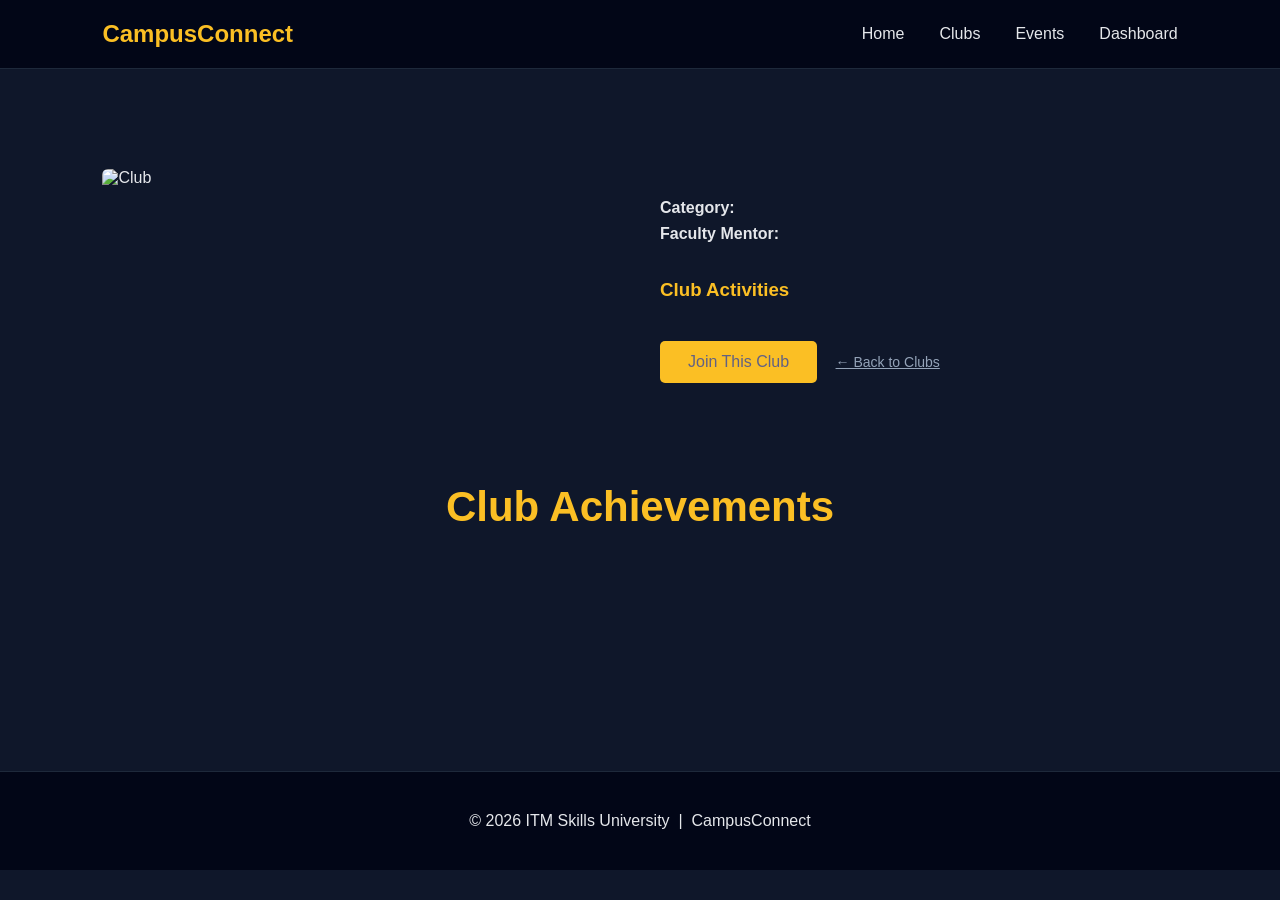
<file: club-details.html>
<!DOCTYPE html>
<html lang="en">
<head>
<meta charset="UTF-8">
<meta name="viewport" content="width=device-width, initial-scale=1.0">
<title>Club Details | CampusConnect</title>
<link rel="stylesheet" href="style.css">
</head>
<body>

<nav>
  <h2>CampusConnect</h2>
  <button id="menuToggle" aria-label="Toggle menu">
    <span></span><span></span><span></span>
  </button>
  <ul>
    <li><a href="index.html">Home</a></li>
    <li><a href="clubs.html">Clubs</a></li>
    <li><a href="events.html">Events</a></li>
    <li><a href="dashboard.html">Dashboard</a></li>
  </ul>
</nav>

<section class="section">
  <div class="details">
    <img id="clubImage" alt="Club">

    <div>
      <span id="clubBadge" class="badge"></span>
      <h2 id="clubName" style="color:#fbbf24;font-size:36px;margin:10px 0 6px;"></h2>
      <p><strong>Category:</strong> <span id="clubCategory"></span></p>
      <p style="margin-top:8px;"><strong>Faculty Mentor:</strong> <span id="clubMentor"></span></p>
      <br>
      <p id="clubDescription" style="line-height:1.8;color:#cbd5e1;"></p>
      <br>
      <h3 style="color:#fbbf24;margin-bottom:12px;">Club Activities</h3>
      <ul id="clubActivities" style="color:#cbd5e1;line-height:2.2;padding-left:4px;list-style:none;"></ul>
      <br>
      <button id="joinBtn" class="btn" style="font-size:16px;padding:12px 28px;">Join This Club</button>
      <a href="clubs.html" style="margin-left:14px;color:#94a3b8;font-size:14px;">← Back to Clubs</a>
    </div>
  </div>
</section>

<section class="section" style="padding-top:0">
  <h2>Club Achievements</h2>
  <div id="clubAchievements" class="event-grid"></div>
</section>

<footer>
  <p>© 2026 ITM Skills University &nbsp;|&nbsp; CampusConnect</p>
</footer>

<script src="script.js"></script>
</body>
</html>
</file>
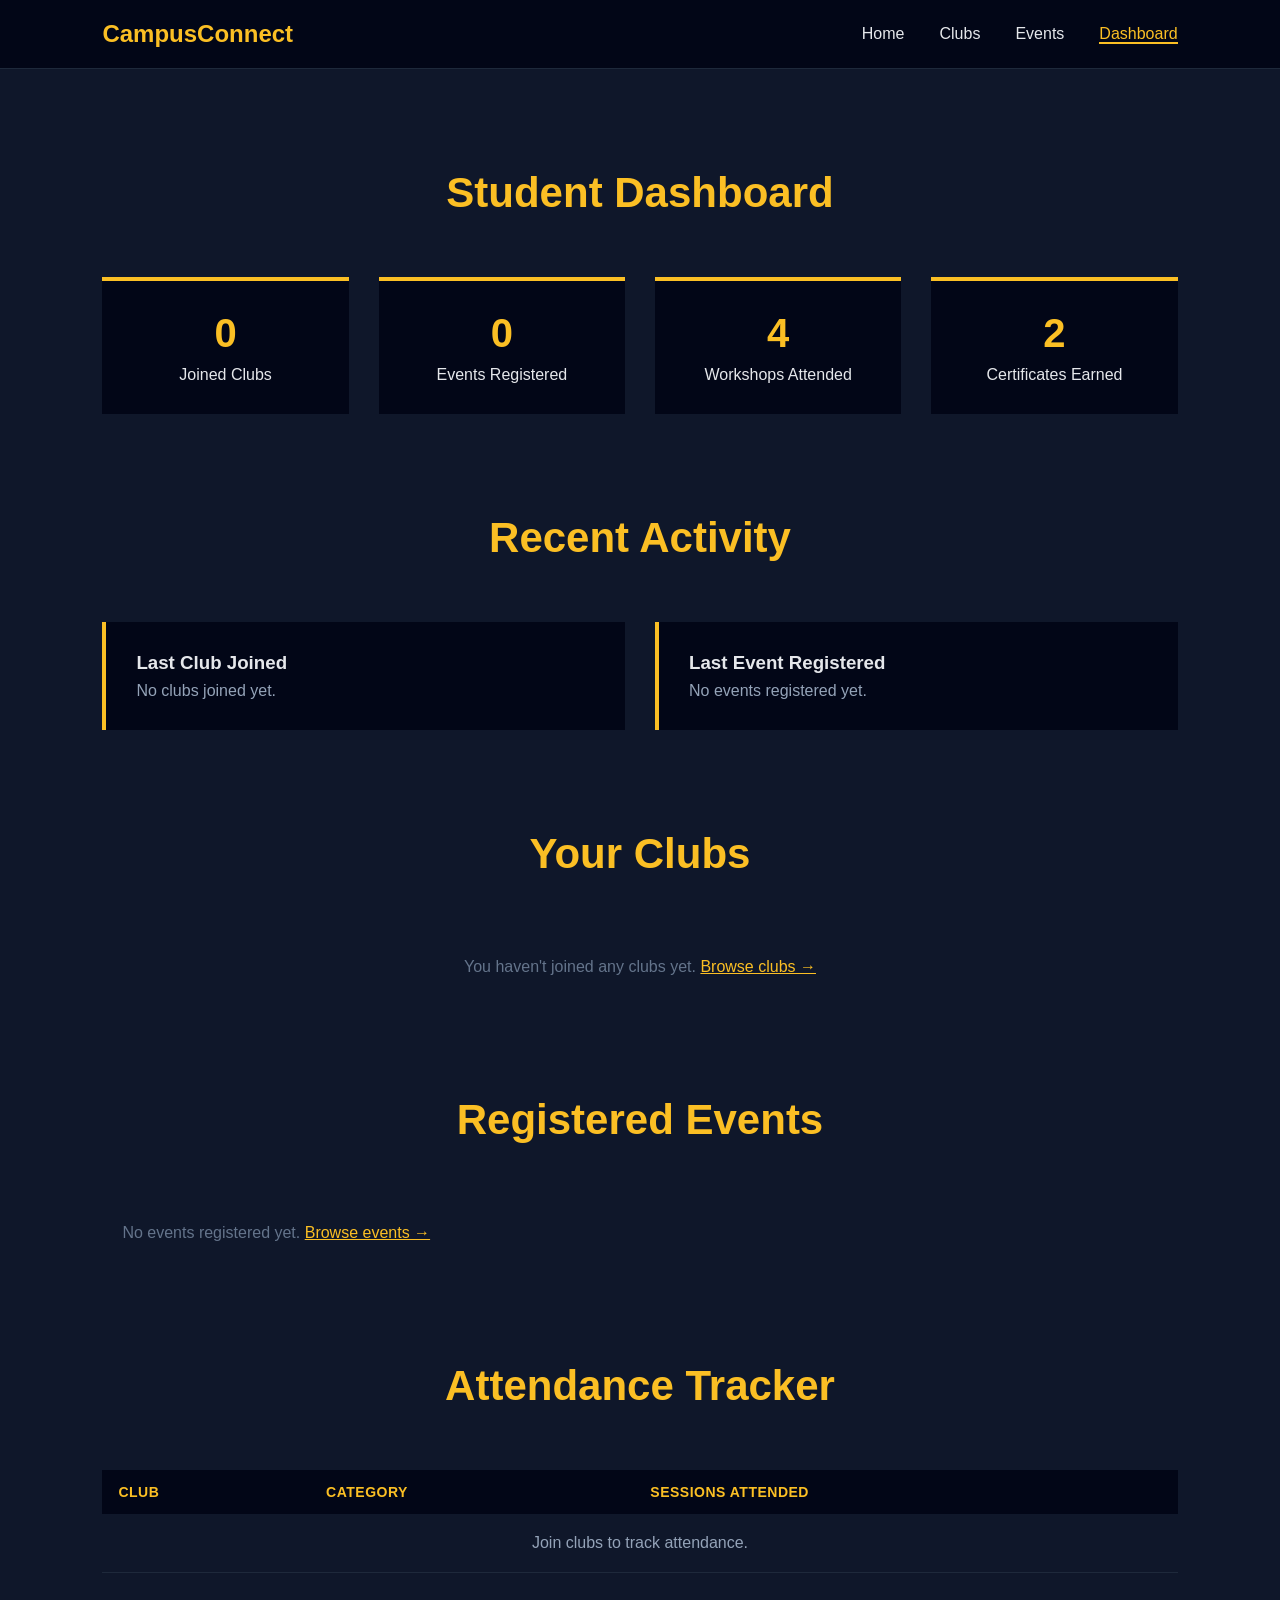
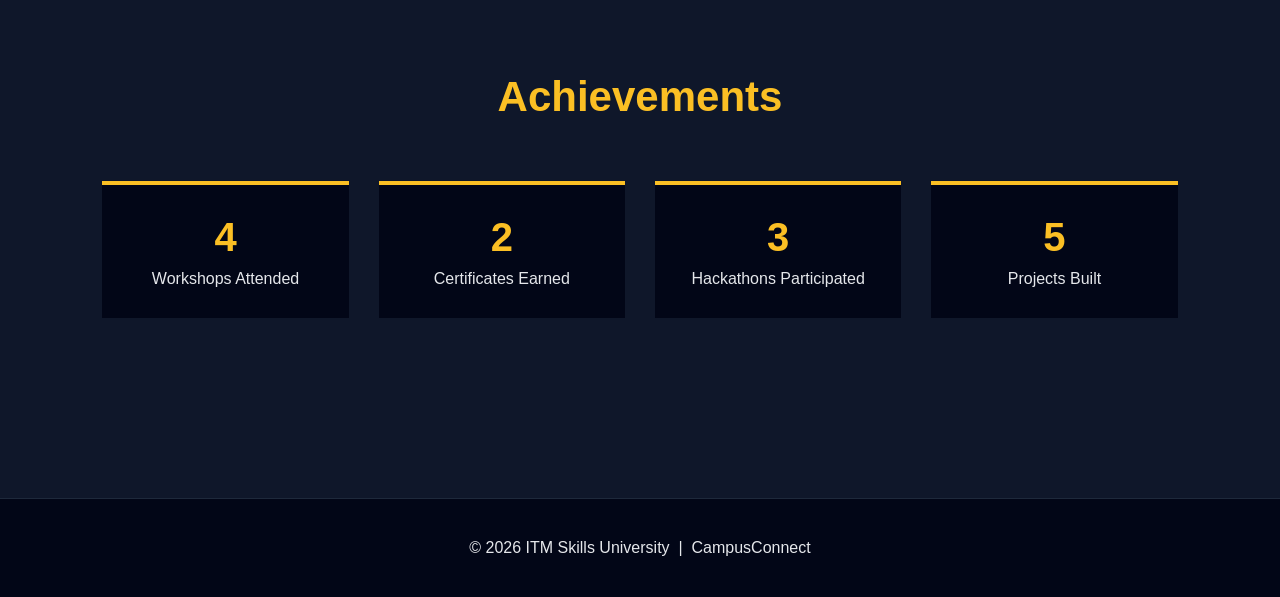
<file: dashboard.html>
<!DOCTYPE html>
<html lang="en">
<head>
<meta charset="UTF-8">
<meta name="viewport" content="width=device-width, initial-scale=1.0">
<title>Dashboard | CampusConnect</title>
<link rel="stylesheet" href="style.css">
</head>
<body>

<nav>
  <h2>CampusConnect</h2>
  <button id="menuToggle" aria-label="Toggle menu">
    <span></span><span></span><span></span>
  </button>
  <ul>
    <li><a href="index.html">Home</a></li>
    <li><a href="clubs.html">Clubs</a></li>
    <li><a href="events.html">Events</a></li>
    <li><a href="dashboard.html" class="active">Dashboard</a></li>
  </ul>
</nav>

<!-- Membership Summary -->
<section class="section">
  <h2>Student Dashboard</h2>
  <div class="stats-grid">
    <div class="stat-box">
      <h2 id="clubCount">0</h2>
      <p>Joined Clubs</p>
    </div>
    <div class="stat-box">
      <h2 id="attendanceCount">0</h2>
      <p>Events Registered</p>
    </div>
    <div class="stat-box">
      <h2>4</h2>
      <p>Workshops Attended</p>
    </div>
    <div class="stat-box">
      <h2>2</h2>
      <p>Certificates Earned</p>
    </div>
  </div>
</section>

<!-- Recent Activity -->
<section class="section" style="padding-top:0">
  <h2>Recent Activity</h2>
  <div class="event-grid">
    <div class="event-block">
      <h3>Last Club Joined</h3>
      <p id="recentClub" style="color:#94a3b8;margin-top:8px;">No clubs joined yet.</p>
    </div>
    <div class="event-block">
      <h3>Last Event Registered</h3>
      <p id="recentEvent" style="color:#94a3b8;margin-top:8px;">No events registered yet.</p>
    </div>
  </div>
</section>

<!-- Joined Clubs List -->
<section class="section" style="padding-top:0">
  <h2>Your Clubs</h2>
  <div id="joinedClubsList" class="joined-clubs-grid"></div>
</section>

<!-- Registered Events -->
<section class="section" style="padding-top:0">
  <h2>Registered Events</h2>
  <div id="registeredEventsList" class="registered-events-list"></div>
</section>

<!-- Attendance Tracker -->
<section class="section" style="padding-top:0">
  <h2>Attendance Tracker</h2>
  <table class="attendance-table">
    <thead>
      <tr>
        <th>Club</th>
        <th>Category</th>
        <th>Sessions Attended</th>
      </tr>
    </thead>
    <tbody id="attendanceTableBody">
      <tr><td colspan="3" style="text-align:center;padding:20px;color:#94a3b8;">Join clubs to track attendance.</td></tr>
    </tbody>
  </table>
</section>

<!-- Achievements -->
<section class="section" style="padding-top:0">
  <h2>Achievements</h2>
  <div class="stats-grid">
    <div class="stat-box"><h2>4</h2><p>Workshops Attended</p></div>
    <div class="stat-box"><h2>2</h2><p>Certificates Earned</p></div>
    <div class="stat-box"><h2>3</h2><p>Hackathons Participated</p></div>
    <div class="stat-box"><h2>5</h2><p>Projects Built</p></div>
  </div>
</section>

<footer>
  <p>© 2026 ITM Skills University &nbsp;|&nbsp; CampusConnect</p>
</footer>

<script src="script.js"></script>
</body>
</html>
</file>
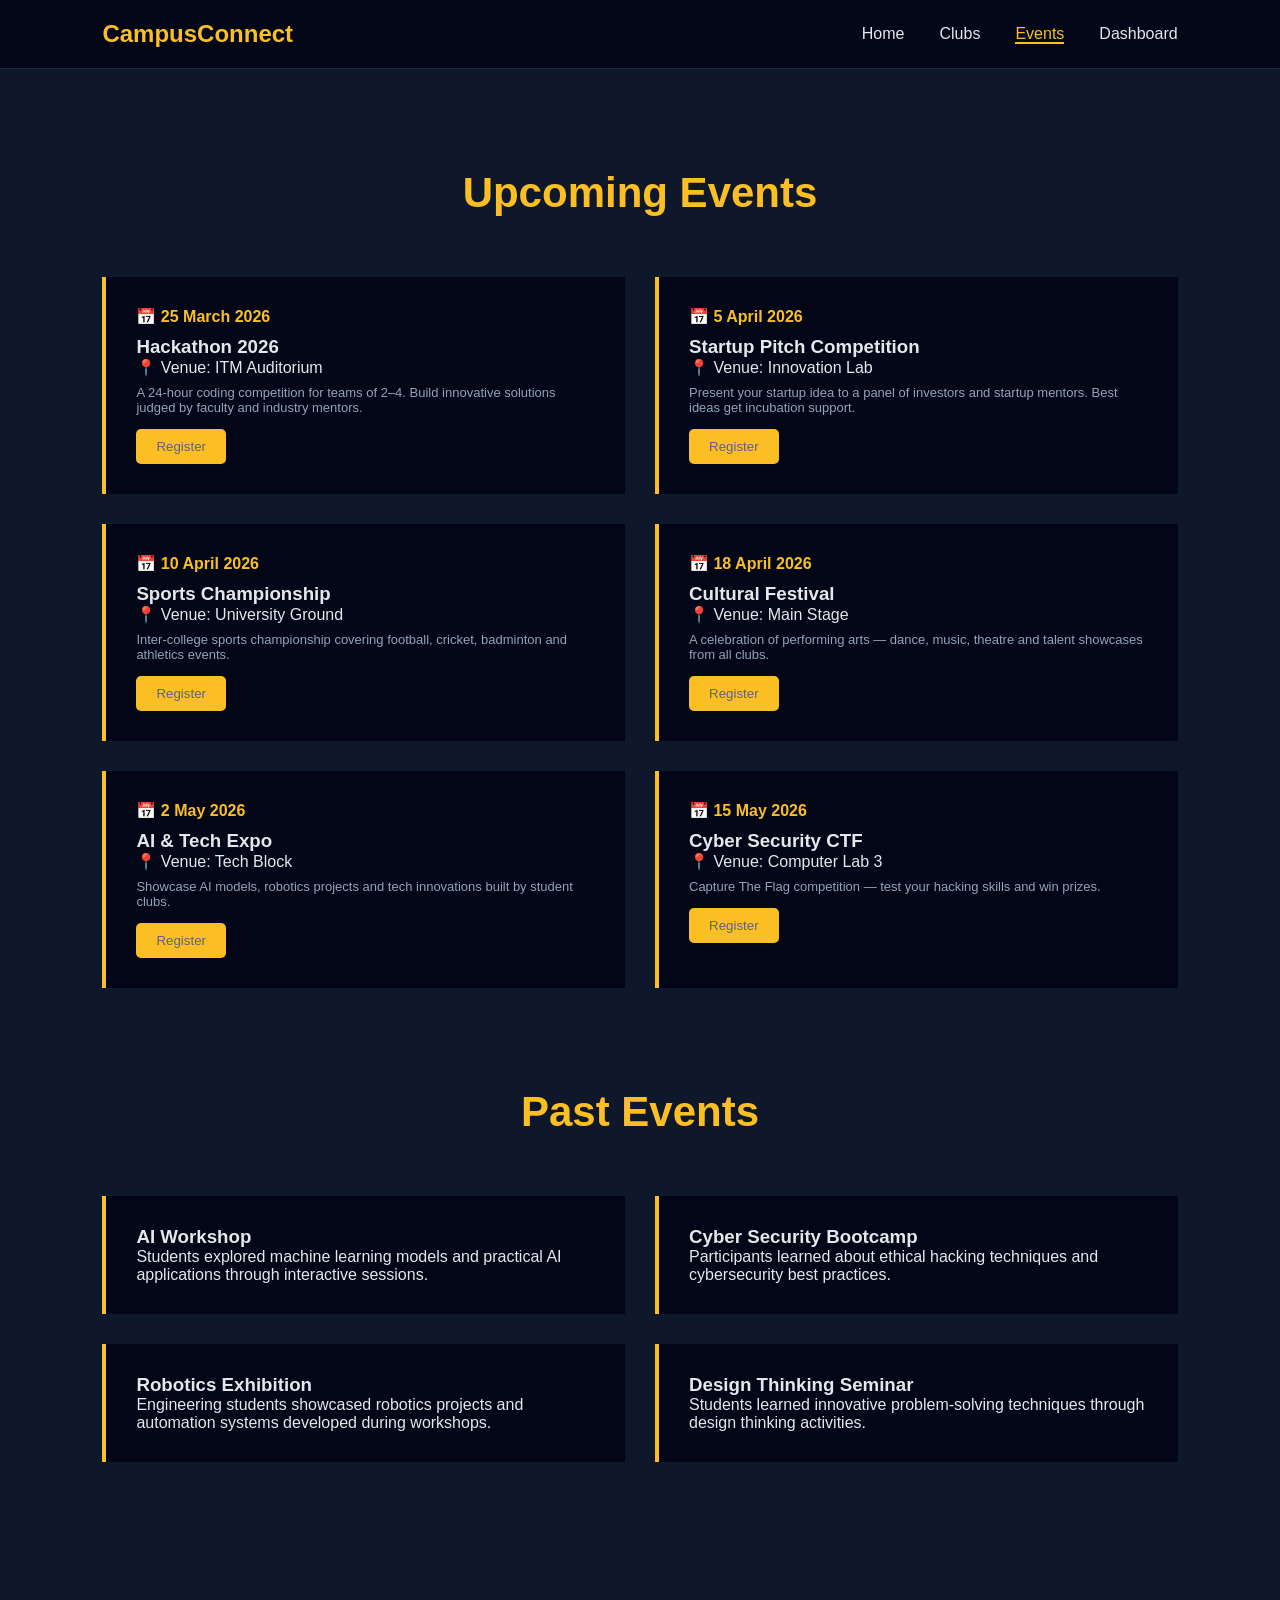
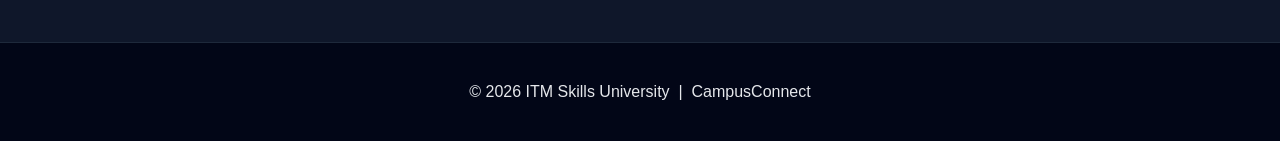
<file: events.html>
<!DOCTYPE html>
<html lang="en">
<head>
<meta charset="UTF-8">
<meta name="viewport" content="width=device-width, initial-scale=1.0">
<title>Events | CampusConnect</title>
<link rel="stylesheet" href="style.css">
</head>
<body>

<nav>
  <h2>CampusConnect</h2>
  <button id="menuToggle" aria-label="Toggle menu">
    <span></span><span></span><span></span>
  </button>
  <ul>
    <li><a href="index.html">Home</a></li>
    <li><a href="clubs.html">Clubs</a></li>
    <li><a href="events.html" class="active">Events</a></li>
    <li><a href="dashboard.html">Dashboard</a></li>
  </ul>
</nav>

<section class="section">
  <h2>Upcoming Events</h2>
  <div class="event-grid">

    <div class="event-block">
      <p class="event-date">📅 25 March 2026</p>
      <h3>Hackathon 2026</h3>
      <p>📍 Venue: ITM Auditorium</p>
      <p style="color:#94a3b8;font-size:13px;margin-top:8px;">A 24-hour coding competition for teams of 2–4. Build innovative solutions judged by faculty and industry mentors.</p>
      <button class="btn register-btn" data-event="Hackathon 2026" onclick="registerEvent('Hackathon 2026')" style="margin-top:14px;">Register</button>
    </div>

    <div class="event-block">
      <p class="event-date">📅 5 April 2026</p>
      <h3>Startup Pitch Competition</h3>
      <p>📍 Venue: Innovation Lab</p>
      <p style="color:#94a3b8;font-size:13px;margin-top:8px;">Present your startup idea to a panel of investors and startup mentors. Best ideas get incubation support.</p>
      <button class="btn register-btn" data-event="Startup Pitch Competition" onclick="registerEvent('Startup Pitch Competition')" style="margin-top:14px;">Register</button>
    </div>

    <div class="event-block">
      <p class="event-date">📅 10 April 2026</p>
      <h3>Sports Championship</h3>
      <p>📍 Venue: University Ground</p>
      <p style="color:#94a3b8;font-size:13px;margin-top:8px;">Inter-college sports championship covering football, cricket, badminton and athletics events.</p>
      <button class="btn register-btn" data-event="Sports Championship" onclick="registerEvent('Sports Championship')" style="margin-top:14px;">Register</button>
    </div>

    <div class="event-block">
      <p class="event-date">📅 18 April 2026</p>
      <h3>Cultural Festival</h3>
      <p>📍 Venue: Main Stage</p>
      <p style="color:#94a3b8;font-size:13px;margin-top:8px;">A celebration of performing arts — dance, music, theatre and talent showcases from all clubs.</p>
      <button class="btn register-btn" data-event="Cultural Festival" onclick="registerEvent('Cultural Festival')" style="margin-top:14px;">Register</button>
    </div>

    <div class="event-block">
      <p class="event-date">📅 2 May 2026</p>
      <h3>AI & Tech Expo</h3>
      <p>📍 Venue: Tech Block</p>
      <p style="color:#94a3b8;font-size:13px;margin-top:8px;">Showcase AI models, robotics projects and tech innovations built by student clubs.</p>
      <button class="btn register-btn" data-event="AI & Tech Expo" onclick="registerEvent('AI & Tech Expo')" style="margin-top:14px;">Register</button>
    </div>

    <div class="event-block">
      <p class="event-date">📅 15 May 2026</p>
      <h3>Cyber Security CTF</h3>
      <p>📍 Venue: Computer Lab 3</p>
      <p style="color:#94a3b8;font-size:13px;margin-top:8px;">Capture The Flag competition — test your hacking skills and win prizes.</p>
      <button class="btn register-btn" data-event="Cyber Security CTF" onclick="registerEvent('Cyber Security CTF')" style="margin-top:14px;">Register</button>
    </div>

  </div>
</section>

<section class="section" style="padding-top:0">
  <h2>Past Events</h2>
  <div class="event-grid">
    <div class="event-block"><h3>AI Workshop</h3><p>Students explored machine learning models and practical AI applications through interactive sessions.</p></div>
    <div class="event-block"><h3>Cyber Security Bootcamp</h3><p>Participants learned about ethical hacking techniques and cybersecurity best practices.</p></div>
    <div class="event-block"><h3>Robotics Exhibition</h3><p>Engineering students showcased robotics projects and automation systems developed during workshops.</p></div>
    <div class="event-block"><h3>Design Thinking Seminar</h3><p>Students learned innovative problem-solving techniques through design thinking activities.</p></div>
  </div>
</section>

<footer>
  <p>© 2026 ITM Skills University &nbsp;|&nbsp; CampusConnect</p>
</footer>

<script src="script.js"></script>
</body>
</html>
</file>
<file: style.css>
*{
margin:0;
padding:0;
box-sizing:border-box;
font-family:Segoe UI, sans-serif;
}

body{
background:#0f172a;
color:#e5e7eb;
}

/* NAVBAR */

nav{
display:flex;
justify-content:space-between;
align-items:center;
padding:20px 8%;
background:#020617;
border-bottom:1px solid #1e293b;
position:sticky;
top:0;
z-index:10;
}

nav h2{
color:#fbbf24;
}

nav ul{
display:flex;
gap:35px;
list-style:none;
}

nav a{
text-decoration:none;
color:#e5e7eb;
font-weight:500;
}

nav a:hover{
color:#fbbf24;
}

/* HERO */

.hero{
height:90vh;
display:flex;
flex-direction:column;
justify-content:center;
align-items:center;
text-align:center;

background:
linear-gradient(rgba(2, 4, 14, 0.65),rgba(8, 13, 26, 0.65)),
url("https://images.unsplash.com/photo-1523050854058-8df90110c9f1");

background-size:cover;
background-position:center;
}

.hero h1{
font-size:72px;
margin-bottom:20px;
color:#fbbf24;
}

.hero h2{
margin-bottom:20px;
}

.hero p{
font-size:20px;
max-width:700px;
}

/* BUTTON */

.btn{
background:#fbbf24;
border:none;
padding:10px 20px;
border-radius:5px;
color:#616184;
cursor:pointer;
margin-top:10px;
}

.btn:hover{
background:#f59e0b;
}

/* SECTION */

.section{
padding:100px 8%;
}

.section h2{
font-size:42px;
margin-bottom:60px;
text-align:center;
color:#fbbf24;
}

/* CLUB LIST */

.club-list{
display:flex;
flex-direction:column;
gap:30px;
}

.club-row{
display:grid;
grid-template-columns:320px 1fr 220px;
gap:30px;
align-items:center;

background:#020617;
padding:20px;
border-left:5px solid #fbbf24;
}

.club-row img{
width:100%;
height:200px;
object-fit:cover;
}

.club-text h3{
font-size:26px;
margin-bottom:10px;
color:#fbbf24;
}

.club-actions{
display:flex;
flex-direction:column;
gap:10px;
}

/* EVENTS */

.event-grid{
display:grid;
grid-template-columns:repeat(2,1fr);
gap:30px;
}

.event-block{
background:#020617;
padding:30px;
border-left:4px solid #fbbf24;
}

.event-date{
color:#fbbf24;
font-weight:600;
margin-bottom:10px;
}

/* DASHBOARD */

.stats-grid{
display:grid;
grid-template-columns:repeat(4,1fr);
gap:30px;
}

.stat-box{
background:#020617;
padding:30px;
text-align:center;
border-top:4px solid #fbbf24;
}

.stat-box h2{
font-size:40px;
color:#fbbf24;
margin-bottom:10px;
}

/* DETAILS */

.details{
display:grid;
grid-template-columns:1fr 1fr;
gap:40px;
}

.details img{
width:100%;
}

/* FOOTER */

footer{
margin-top:80px;
padding:40px;
text-align:center;
background:#020617;
border-top:1px solid #1e293b;
}
/* =============================================
   ADDITIONS — badges, toast, mobile, dashboard
   ============================================= */

/* ------ BADGES ------ */
.badge {
  display: inline-block;
  padding: 4px 12px;
  border-radius: 20px;
  font-size: 12px;
  font-weight: 700;
  letter-spacing: 0.5px;
  text-transform: uppercase;
  margin-bottom: 8px;
}
.badge-technical  { background: #1e40af; color: #bfdbfe; }
.badge-cultural   { background: #7c3aed; color: #ede9fe; }
.badge-sports     { background: #065f46; color: #a7f3d0; }
.badge-social     { background: #92400e; color: #fde68a; }

/* ------ CLUB CATEGORY GRID (clubs.html top section) ------ */
.category-grid {
  display: grid;
  grid-template-columns: repeat(4, 1fr);
  gap: 20px;
  margin-bottom: 60px;
}
.category-card {
  background: #020617;
  border-top: 4px solid #fbbf24;
  padding: 24px 20px;
  text-align: center;
  border-radius: 4px;
  cursor: pointer;
  transition: transform 0.2s, border-color 0.2s;
}
.category-card:hover { transform: translateY(-4px); border-color: #f59e0b; }
.category-card .cat-icon { font-size: 36px; margin-bottom: 10px; }
.category-card h3 { color: #fbbf24; font-size: 16px; margin-bottom: 6px; }
.category-card p  { color: #94a3b8; font-size: 13px; }

/* ------ JOINED / REGISTERED BUTTON STATE ------ */
.btn-joined {
  background: #166534 !important;
  color: #bbf7d0 !important;
  cursor: default !important;
  opacity: 0.85;
}
.btn-danger {
  background: #7f1d1d;
  color: #fca5a5;
}
.btn-danger:hover { background: #991b1b; }
.btn-sm { padding: 6px 14px; font-size: 13px; margin-top: 0; }

/* ------ TOAST ------ */
.cc-toast {
  position: fixed;
  bottom: 30px;
  right: 30px;
  background: #1e293b;
  border-left: 4px solid #22c55e;
  color: #e2e8f0;
  padding: 14px 20px;
  border-radius: 6px;
  font-size: 14px;
  max-width: 340px;
  z-index: 9999;
  opacity: 0;
  transform: translateY(20px);
  transition: opacity 0.3s, transform 0.3s;
  box-shadow: 0 8px 24px rgba(0,0,0,0.4);
}
.cc-toast.show { opacity: 1; transform: translateY(0); }
.cc-toast-info { border-left-color: #3b82f6; }

/* ------ MOBILE MENU ------ */
#menuToggle {
  display: none;
  flex-direction: column;
  gap: 5px;
  cursor: pointer;
  padding: 4px;
  background: none;
  border: none;
}
#menuToggle span {
  display: block;
  width: 24px;
  height: 2px;
  background: #fbbf24;
  transition: all 0.3s;
}
#menuToggle.open span:nth-child(1) { transform: rotate(45deg) translate(5px,5px); }
#menuToggle.open span:nth-child(2) { opacity: 0; }
#menuToggle.open span:nth-child(3) { transform: rotate(-45deg) translate(5px,-5px); }

@media(max-width:768px){
  #menuToggle { display: flex; }
  nav {
    position: sticky;
    top: 0;
    z-index: 200;
  }
  nav ul {
    display: none;
    flex-direction: column;
    position: fixed;
    top: 65px; left: 0; right: 0;
    background: #020617;
    padding: 20px 8%;
    border-bottom: 2px solid #fbbf24;
    gap: 18px;
    z-index: 199;
    box-shadow: 0 8px 24px rgba(0,0,0,0.5);
  }
  nav ul.nav-open { display: flex; }
  nav ul li a { font-size: 16px; display: block; padding: 4px 0; }
  .hero h1 { font-size: 40px; }
  .stats-grid { grid-template-columns: repeat(2,1fr); }
  .event-grid  { grid-template-columns: 1fr; }
  .club-row    { grid-template-columns: 1fr; }
  .details     { grid-template-columns: 1fr; }
  .category-grid { grid-template-columns: repeat(2,1fr); }
  .joined-clubs-grid { grid-template-columns: 1fr; }
}

/* ------ TESTIMONIALS ------ */
.testimonial-grid {
  display: grid;
  grid-template-columns: repeat(3, 1fr);
  gap: 24px;
}
.testimonial-card {
  background: #020617;
  padding: 28px;
  border-radius: 4px;
  border-bottom: 3px solid #fbbf24;
}
.testimonial-card p { color: #cbd5e1; line-height: 1.7; margin-bottom: 16px; font-style: italic; }
.testimonial-card .t-author { color: #fbbf24; font-weight: 600; font-size: 14px; }
.testimonial-card .t-role   { color: #64748b; font-size: 13px; }
@media(max-width:768px){ .testimonial-grid { grid-template-columns: 1fr; } }

/* ------ DASHBOARD JOINED CLUBS ------ */
.joined-clubs-grid { display: flex; flex-direction: column; gap: 16px; }
.joined-club-card {
  display: grid;
  grid-template-columns: 80px 1fr auto;
  gap: 16px;
  align-items: center;
  background: #020617;
  padding: 16px 20px;
  border-left: 4px solid #fbbf24;
  border-radius: 2px;
}
.joined-club-card img { width: 80px; height: 60px; object-fit: cover; border-radius: 4px; }
.jc-info h4 { color: #fbbf24; margin: 4px 0; }
.jc-info p  { color: #94a3b8; font-size: 13px; }
.jc-actions { display: flex; flex-direction: column; gap: 8px; }
.empty-msg  { color: #64748b; text-align: center; padding: 20px; }
.empty-msg a { color: #fbbf24; }

/* ------ REGISTERED EVENTS ------ */
.registered-events-list { display: flex; flex-wrap: wrap; gap: 12px; }
.registered-event-tag {
  background: #0f2043;
  border: 1px solid #1e3a5f;
  border-radius: 20px;
  padding: 8px 16px;
  display: flex;
  align-items: center;
  gap: 10px;
  font-size: 14px;
  color: #bfdbfe;
}
.badge-remove {
  background: none;
  border: none;
  color: #94a3b8;
  cursor: pointer;
  font-size: 14px;
  padding: 0;
}
.badge-remove:hover { color: #f87171; }

/* ------ ATTENDANCE TABLE ------ */
.attendance-table {
  width: 100%;
  border-collapse: collapse;
  margin-top: 20px;
}
.attendance-table th {
  background: #020617;
  color: #fbbf24;
  padding: 14px 16px;
  text-align: left;
  font-size: 14px;
  text-transform: uppercase;
  letter-spacing: 0.5px;
}
.attendance-table td {
  padding: 14px 16px;
  border-bottom: 1px solid #1e293b;
  color: #cbd5e1;
}
.attendance-count {
  display: inline-block;
  background: #1e293b;
  color: #fbbf24;
  border-radius: 12px;
  padding: 2px 12px;
  font-weight: 700;
  margin-right: 10px;
}
.mark-btn { margin-top: 0 !important; }

/* ------ EVENT CARD HOVER ------ */
.event-block {
  transition: transform 0.2s, border-color 0.2s;
}
.event-block:hover {
  transform: translateY(-4px);
  border-left-color: #f59e0b;
}

/* ------ CLUB DETAIL PAGE ------ */
#clubImage { border-radius: 6px; }

/* ------ NAV active indicator ------ */
nav a.active { color: #fbbf24; border-bottom: 2px solid #fbbf24; }
</file>
